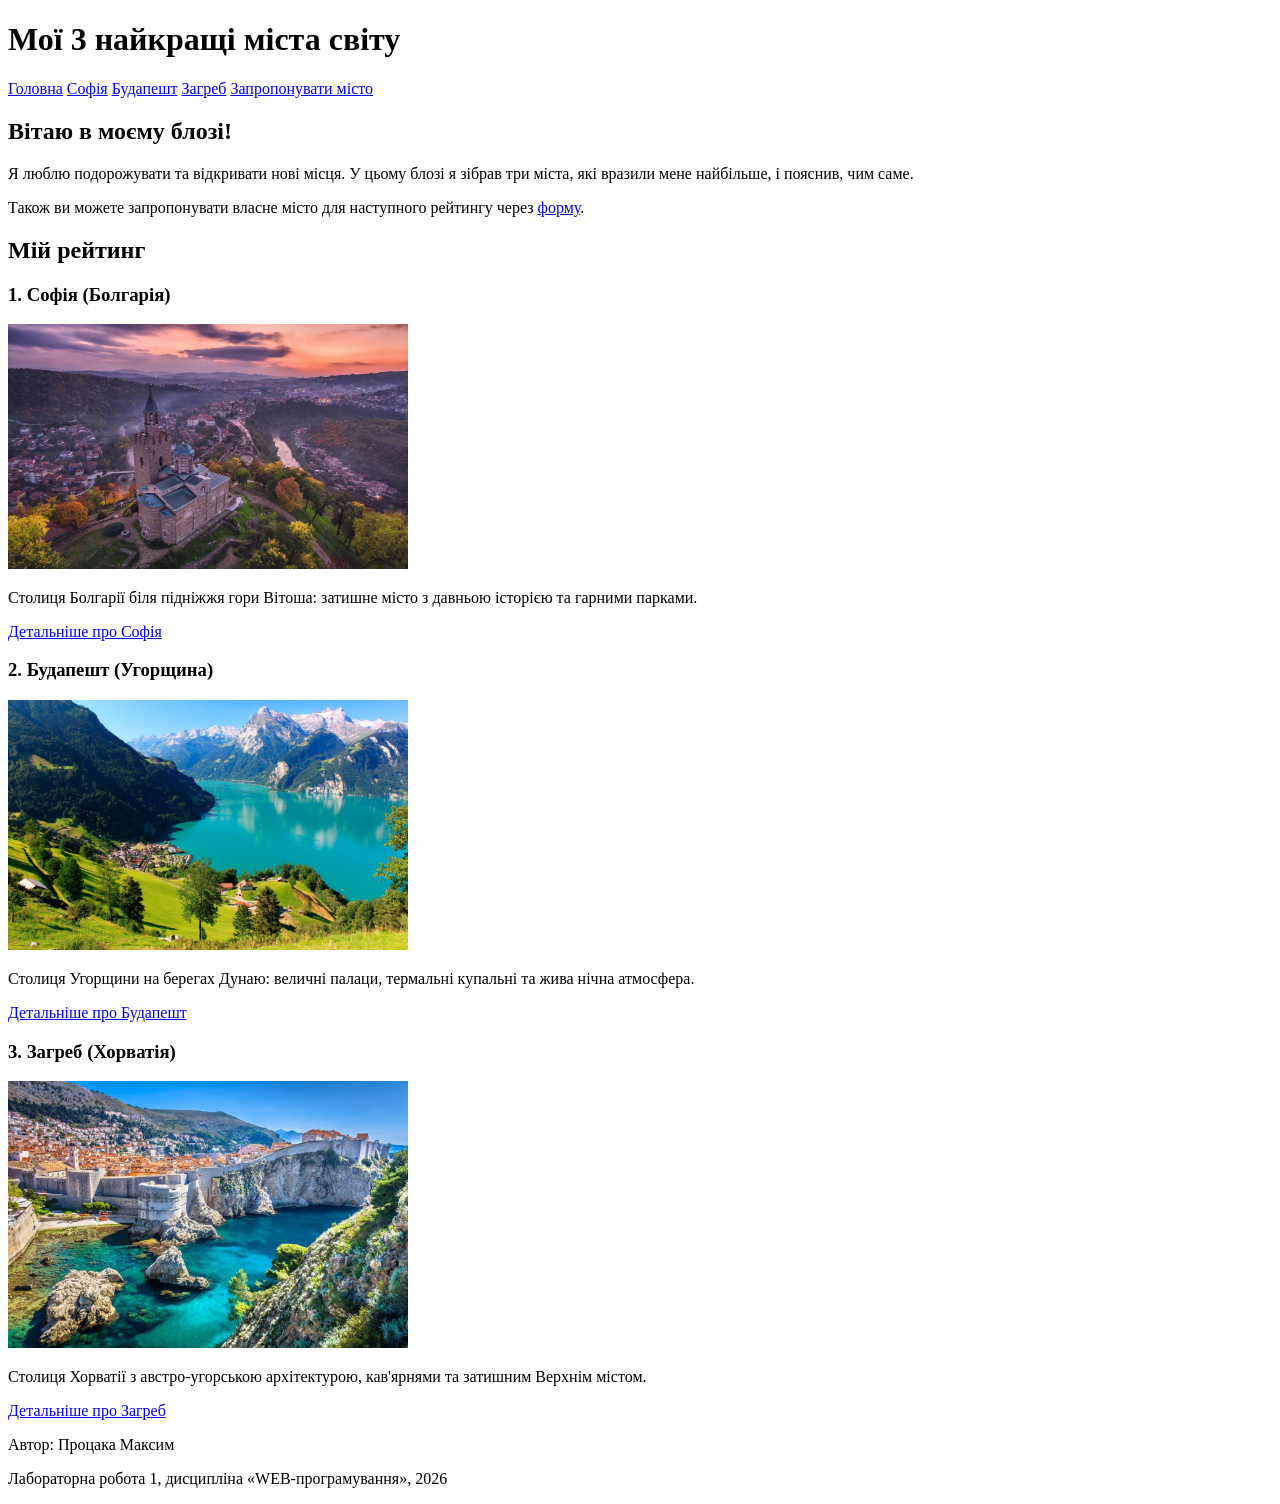
<file: index.html>
<!DOCTYPE html>
<html lang="uk">
<head>
  <meta charset="UTF-8">
  <meta name="viewport" content="width=device-width, initial-scale=1.0">
  <title>Мої 3 найкращі міста світу — Головна</title>
</head>
<body>
  <header>
    <h1>Мої 3 найкращі міста світу</h1>
    <nav>
      <a href="index.html">Головна</a>
      <a href="city-sofia.html">Софія</a>
      <a href="city-budapest.html">Будапешт</a>
      <a href="city-zagreb.html">Загреб</a>
      <a href="form.html">Запропонувати місто</a>
    </nav>
  </header>
  <main>
    <section>
      <h2>Вітаю в моєму блозі!</h2>
      <p>Я люблю подорожувати та відкривати нові місця. У цьому блозі я зібрав три міста, які вразили мене найбільше, і пояснив, чим саме.</p>
      <p>Також ви можете запропонувати власне місто для наступного рейтингу через <a href="form.html">форму</a>.</p>
    </section>
    <section>
      <h2>Мій рейтинг</h2>
    <section>
      <h3>1. Софія (Болгарія)</h3>
      <img src="images/city-sofia.jpg" alt="Вид згори на старовинну церкву й місто в долині серед осінніх лісів на заході сонця" width="400">
      <p>Столиця Болгарії біля підніжжя гори Вітоша: затишне місто з давньою історією та гарними парками.</p>
      <p><a href="city-sofia.html">Детальніше про Софія</a></p>
    </section>
    <section>
      <h3>2. Будапешт (Угорщина)</h3>
      <img src="images/city-budapest.jpg" alt="Бірюзове гірське озеро, оточене зеленими схилами та засніженими вершинами" width="400">
      <p>Столиця Угорщини на берегах Дунаю: величні палаци, термальні купальні та жива нічна атмосфера.</p>
      <p><a href="city-budapest.html">Детальніше про Будапешт</a></p>
    </section>
    <section>
      <h3>3. Загреб (Хорватія)</h3>
      <img src="images/city-zagreb.jpg" alt="Кам'яні мури старого міста з червоними дахами на узбережжі Адріатичного моря" width="400">
      <p>Столиця Хорватії з австро-угорською архітектурою, кав'ярнями та затишним Верхнім містом.</p>
      <p><a href="city-zagreb.html">Детальніше про Загреб</a></p>
    </section>
    </section>
  </main>
  <footer>
    <p>Автор: Процака Максим</p>
    <p>Лабораторна робота 1, дисципліна «WEB-програмування», 2026</p>
  </footer>
</body>
</html>
</file>
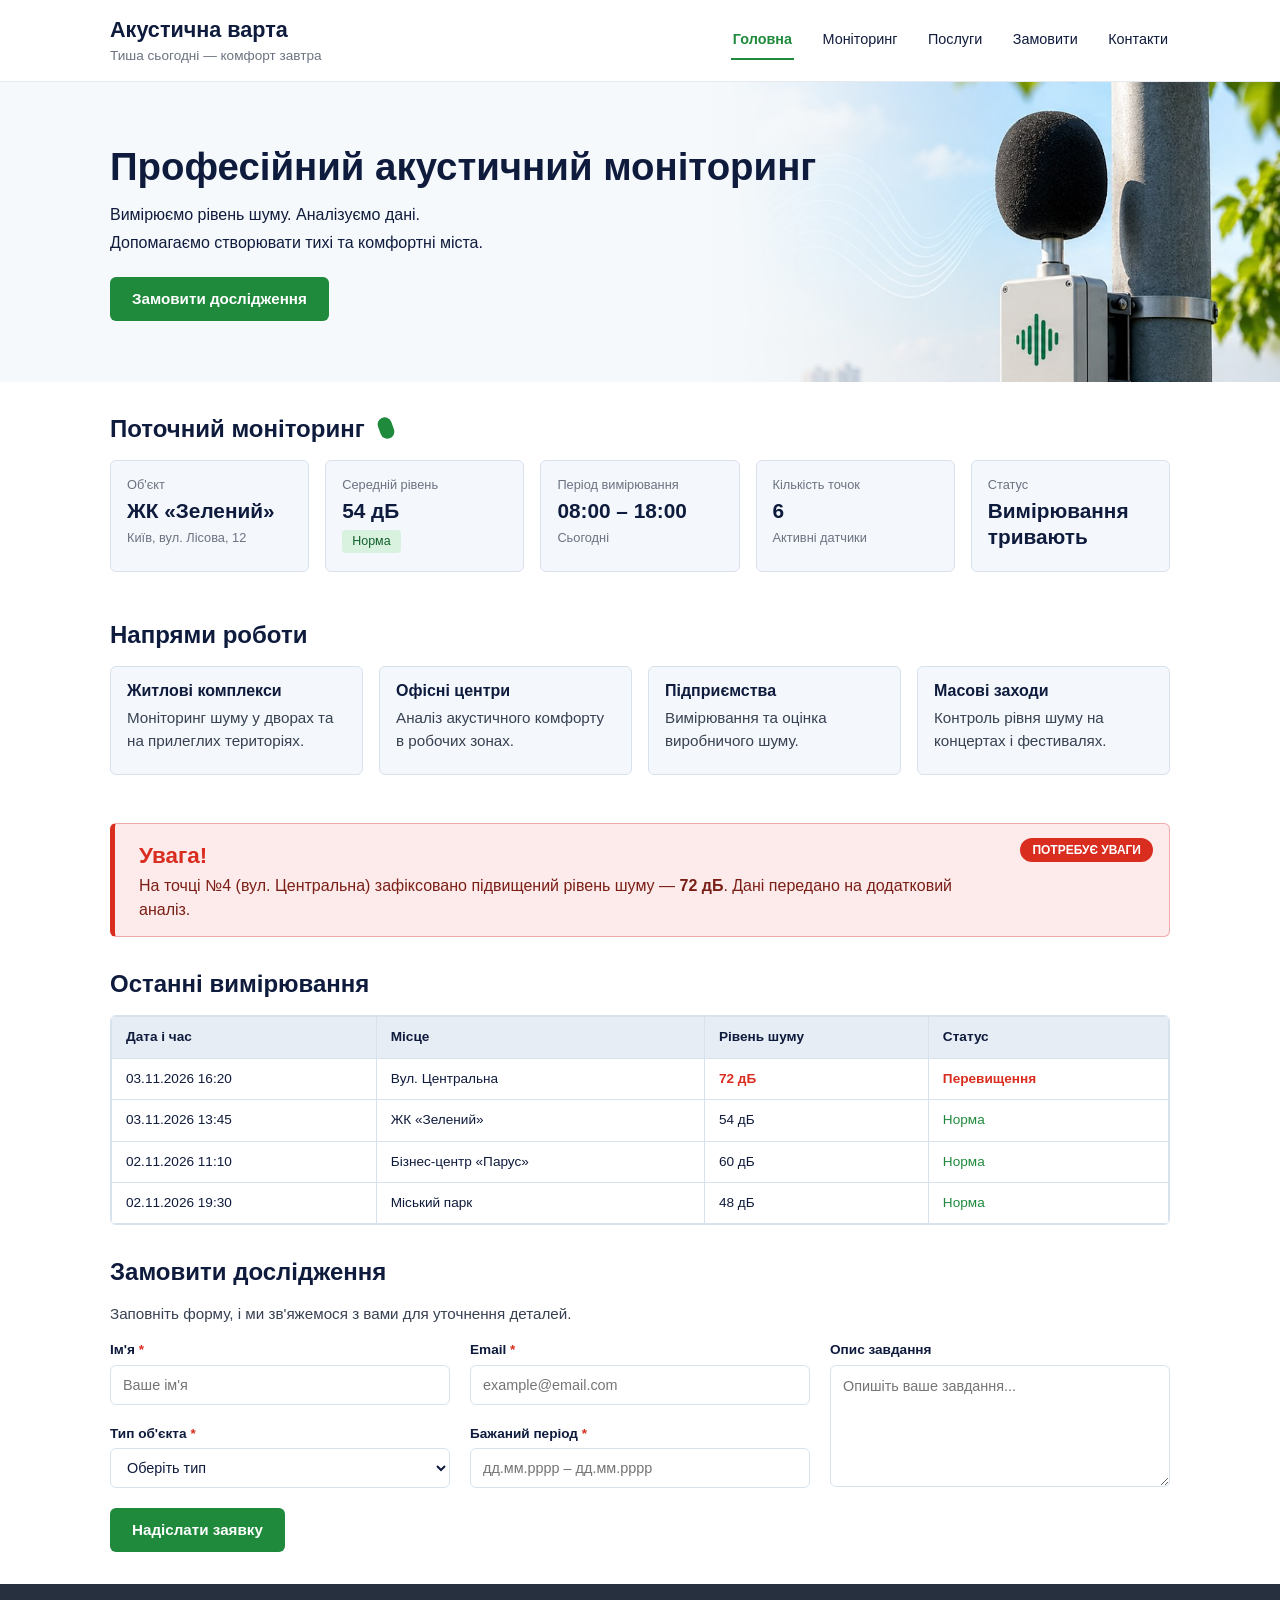
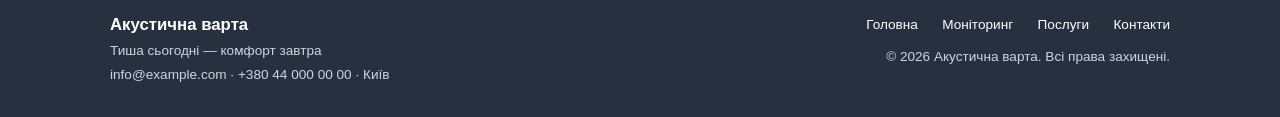
<file: lab-2/index.html>
<!DOCTYPE html>
<html lang="uk">
<head>
  <meta charset="UTF-8">
  <meta name="viewport" content="width=device-width, initial-scale=1.0">
  <title>Акустична варта — професійний акустичний моніторинг</title>
  <link rel="stylesheet" href="css/style.css">
</head>
<body>

  <header class="site-header">
    <div class="brand">
      <p class="brand-name">Акустична варта</p>
      <p class="brand-slogan">Тиша сьогодні — комфорт завтра</p>
    </div>
    <nav>
      <a class="nav-link nav-link--active" href="#intro">Головна</a>
      <a class="nav-link" href="#monitoring">Моніторинг</a>
      <a class="nav-link" href="#services">Послуги</a>
      <a class="nav-link" href="#order">Замовити</a>
      <a class="nav-link" href="#contacts">Контакти</a>
    </nav>
  </header>

  <main>

    <section id="intro" class="hero">
      <h1>Професійний акустичний моніторинг</h1>
      <p>Вимірюємо рівень шуму. Аналізуємо дані.</p>
      <p>Допомагаємо створювати тихі та комфортні міста.</p>
      <a class="button" href="#order">Замовити дослідження</a>
    </section>

    <section id="monitoring">
      <h2>Поточний моніторинг <span class="sensor-decor" aria-hidden="true"></span></h2>
      <div class="card-row">
        <div class="card card--metric">
          <span class="card-label">Об'єкт</span>
          <span class="card-value">ЖК «Зелений»</span>
          <span class="card-note">Київ, вул. Лісова, 12</span>
        </div>
        <div class="card card--metric">
          <span class="card-label">Середній рівень</span>
          <span class="card-value">54 дБ</span>
          <span class="badge badge--ok">Норма</span>
        </div>
        <div class="card card--metric">
          <span class="card-label">Період вимірювання</span>
          <span class="card-value">08:00 – 18:00</span>
          <span class="card-note">Сьогодні</span>
        </div>
        <div class="card card--metric">
          <span class="card-label">Кількість точок</span>
          <span class="card-value">6</span>
          <span class="card-note">Активні датчики</span>
        </div>
        <div class="card card--metric">
          <span class="card-label">Статус</span>
          <span class="card-value">Вимірювання тривають</span>
        </div>
      </div>
    </section>

    <section id="services">
      <h2>Напрями роботи</h2>
      <div class="card-row">
        <article class="card">
          <h3>Житлові комплекси</h3>
          <p>Моніторинг шуму у дворах та на прилеглих територіях.</p>
        </article>
        <article class="card">
          <h3>Офісні центри</h3>
          <p>Аналіз акустичного комфорту в робочих зонах.</p>
        </article>
        <article class="card">
          <h3>Підприємства</h3>
          <p>Вимірювання та оцінка виробничого шуму.</p>
        </article>
        <article class="card">
          <h3>Масові заходи</h3>
          <p>Контроль рівня шуму на концертах і фестивалях.</p>
        </article>
      </div>
    </section>

    <aside id="alert" class="warning">
      <span class="status-badge">Потребує уваги</span>
      <h2>Увага!</h2>
      <p id="alert-text" class="alert-text">На точці №4 (вул. Центральна) зафіксовано підвищений рівень шуму — <strong>72 дБ</strong>. Дані передано на додатковий аналіз.</p>
    </aside>

    <section id="measurements">
      <h2>Останні вимірювання</h2>
      <div class="table-wrap">
        <table>
          <thead>
            <tr>
              <th scope="col">Дата і час</th>
              <th scope="col">Місце</th>
              <th scope="col">Рівень шуму</th>
              <th scope="col">Статус</th>
            </tr>
          </thead>
          <tbody>
            <tr>
              <td>03.11.2026 16:20</td>
              <td>Вул. Центральна</td>
              <td class="status-bad">72 дБ</td>
              <td class="status-bad">Перевищення</td>
            </tr>
            <tr>
              <td>03.11.2026 13:45</td>
              <td>ЖК «Зелений»</td>
              <td>54 дБ</td>
              <td class="status-ok">Норма</td>
            </tr>
            <tr>
              <td>02.11.2026 11:10</td>
              <td>Бізнес-центр «Парус»</td>
              <td>60 дБ</td>
              <td class="status-ok">Норма</td>
            </tr>
            <tr>
              <td>02.11.2026 19:30</td>
              <td>Міський парк</td>
              <td>48 дБ</td>
              <td class="status-ok">Норма</td>
            </tr>
          </tbody>
        </table>
      </div>
    </section>

    <section id="order">
      <h2>Замовити дослідження</h2>
      <p class="section-lead">Заповніть форму, і ми зв'яжемося з вами для уточнення деталей.</p>
      <form class="order-form" action="#order" method="get">
        <div class="field">
          <label for="name">Ім'я <span class="required">*</span></label>
          <input type="text" id="name" name="name" placeholder="Ваше ім'я" required>
        </div>
        <div class="field">
          <label for="email">Email <span class="required">*</span></label>
          <input type="email" id="email" name="email" placeholder="example@email.com" required>
        </div>
        <div class="field field--wide">
          <label for="description">Опис завдання</label>
          <textarea id="description" name="description" placeholder="Опишіть ваше завдання..."></textarea>
        </div>
        <div class="field">
          <label for="object-type">Тип об'єкта <span class="required">*</span></label>
          <select id="object-type" name="object_type" required>
            <option value="">Оберіть тип</option>
            <option value="residential">Житловий комплекс</option>
            <option value="office">Офісний центр</option>
            <option value="factory">Підприємство</option>
            <option value="event">Масовий захід</option>
            <option value="public">Міський простір</option>
          </select>
        </div>
        <div class="field">
          <label for="period">Бажаний період <span class="required">*</span></label>
          <input type="text" id="period" name="period" placeholder="дд.мм.рррр – дд.мм.рррр" required>
        </div>
        <button class="button" type="submit">Надіслати заявку</button>
      </form>
    </section>

  </main>

  <footer id="contacts" class="site-footer">
    <div class="footer-info">
      <p class="footer-name">Акустична варта</p>
      <p>Тиша сьогодні — комфорт завтра</p>
      <p>info@example.com · +380 44 000 00 00 · Київ</p>
    </div>
    <div class="footer-links">
      <nav>
        <a href="#intro">Головна</a>
        <a href="#monitoring">Моніторинг</a>
        <a href="#services">Послуги</a>
        <a href="#contacts">Контакти</a>
      </nav>
      <p>© 2026 Акустична варта. Всі права захищені.</p>
    </div>
  </footer>

</body>
</html>
</file>
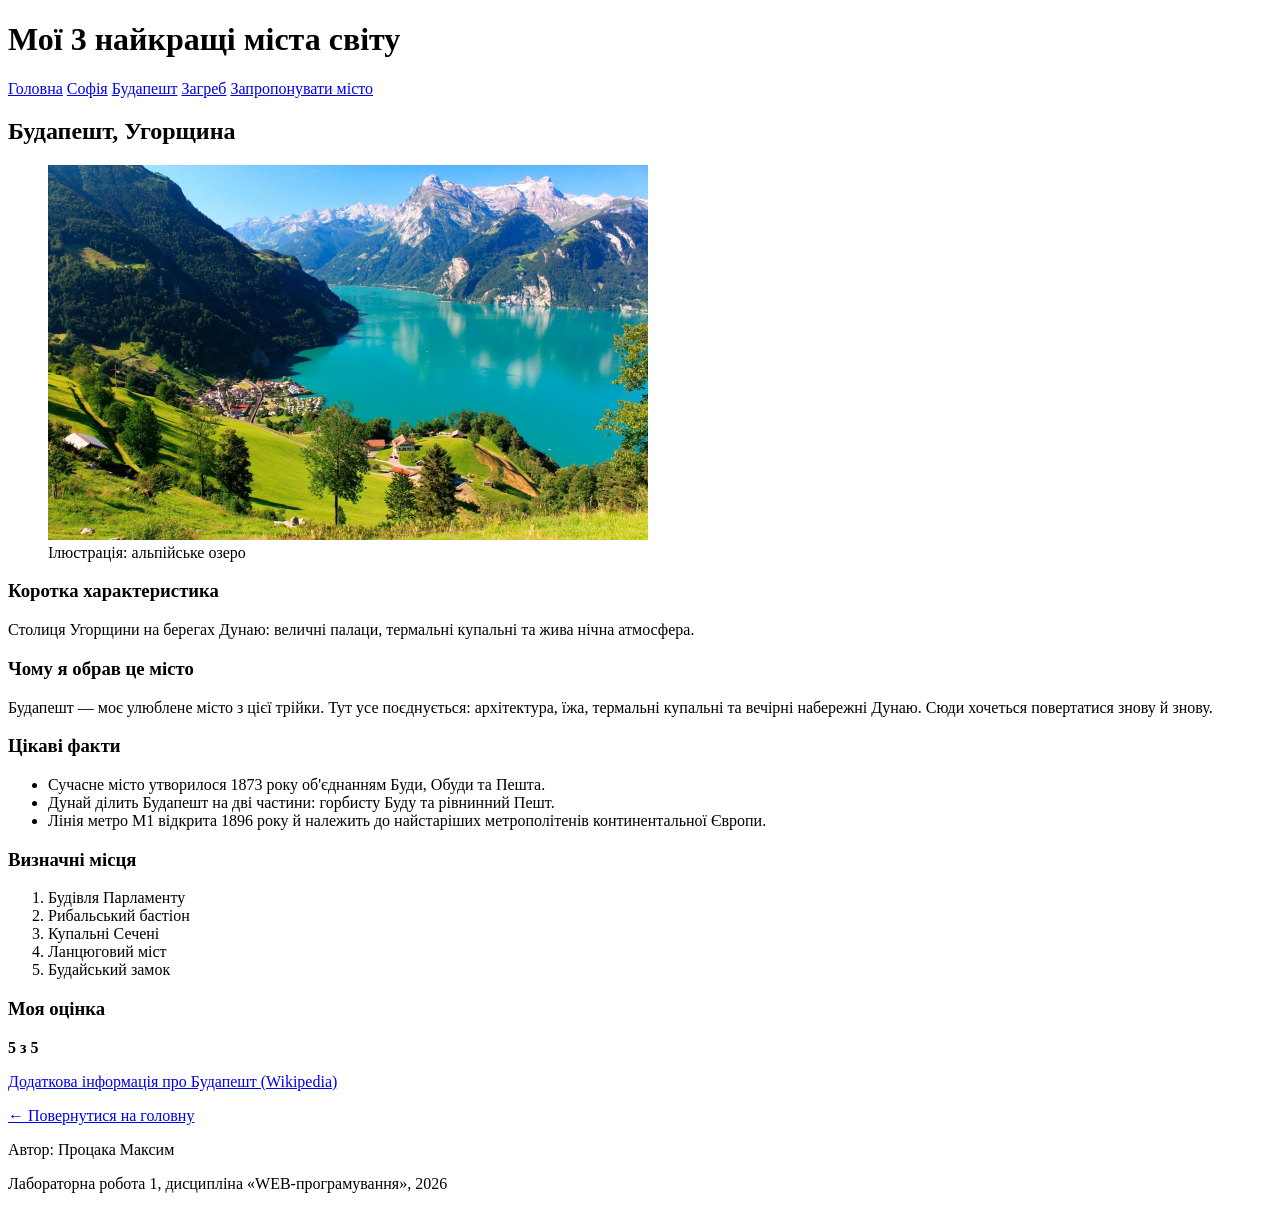
<file: city-budapest.html>
<!DOCTYPE html>
<html lang="uk">
<head>
  <meta charset="UTF-8">
  <meta name="viewport" content="width=device-width, initial-scale=1.0">
  <title>Будапешт — Мої 3 найкращі міста світу</title>
</head>
<body>
  <header>
    <h1>Мої 3 найкращі міста світу</h1>
    <nav>
      <a href="index.html">Головна</a>
      <a href="city-sofia.html">Софія</a>
      <a href="city-budapest.html">Будапешт</a>
      <a href="city-zagreb.html">Загреб</a>
      <a href="form.html">Запропонувати місто</a>
    </nav>
  </header>
  <main>
    <article>
      <h2>Будапешт, Угорщина</h2>
      <figure>
        <img src="images/city-budapest.jpg" alt="Бірюзове гірське озеро, оточене зеленими схилами та засніженими вершинами" width="600">
        <figcaption>Ілюстрація: альпійське озеро</figcaption>
      </figure>
      <section>
        <h3>Коротка характеристика</h3>
        <p>Столиця Угорщини на берегах Дунаю: величні палаци, термальні купальні та жива нічна атмосфера.</p>
      </section>
      <section>
        <h3>Чому я обрав це місто</h3>
        <p>Будапешт — моє улюблене місто з цієї трійки. Тут усе поєднується: архітектура, їжа, термальні купальні та вечірні набережні Дунаю. Сюди хочеться повертатися знову й знову.</p>
      </section>
      <section>
        <h3>Цікаві факти</h3>
        <ul>
        <li>Сучасне місто утворилося 1873 року об'єднанням Буди, Обуди та Пешта.</li>
        <li>Дунай ділить Будапешт на дві частини: горбисту Буду та рівнинний Пешт.</li>
        <li>Лінія метро M1 відкрита 1896 року й належить до найстаріших метрополітенів континентальної Європи.</li>
        </ul>
      </section>
      <section>
        <h3>Визначні місця</h3>
        <ol>
        <li>Будівля Парламенту</li>
        <li>Рибальський бастіон</li>
        <li>Купальні Сечені</li>
        <li>Ланцюговий міст</li>
        <li>Будайський замок</li>
        </ol>
      </section>
      <section>
        <h3>Моя оцінка</h3>
        <p><strong>5 з 5</strong></p>
      </section>
      <p><a href="https://en.wikipedia.org/wiki/Budapest" target="_blank" rel="noopener noreferrer">Додаткова інформація про Будапешт (Wikipedia)</a></p>
      <p><a href="index.html">← Повернутися на головну</a></p>
    </article>
  </main>
  <footer>
    <p>Автор: Процака Максим</p>
    <p>Лабораторна робота 1, дисципліна «WEB-програмування», 2026</p>
  </footer>
</body>
</html>
</file>
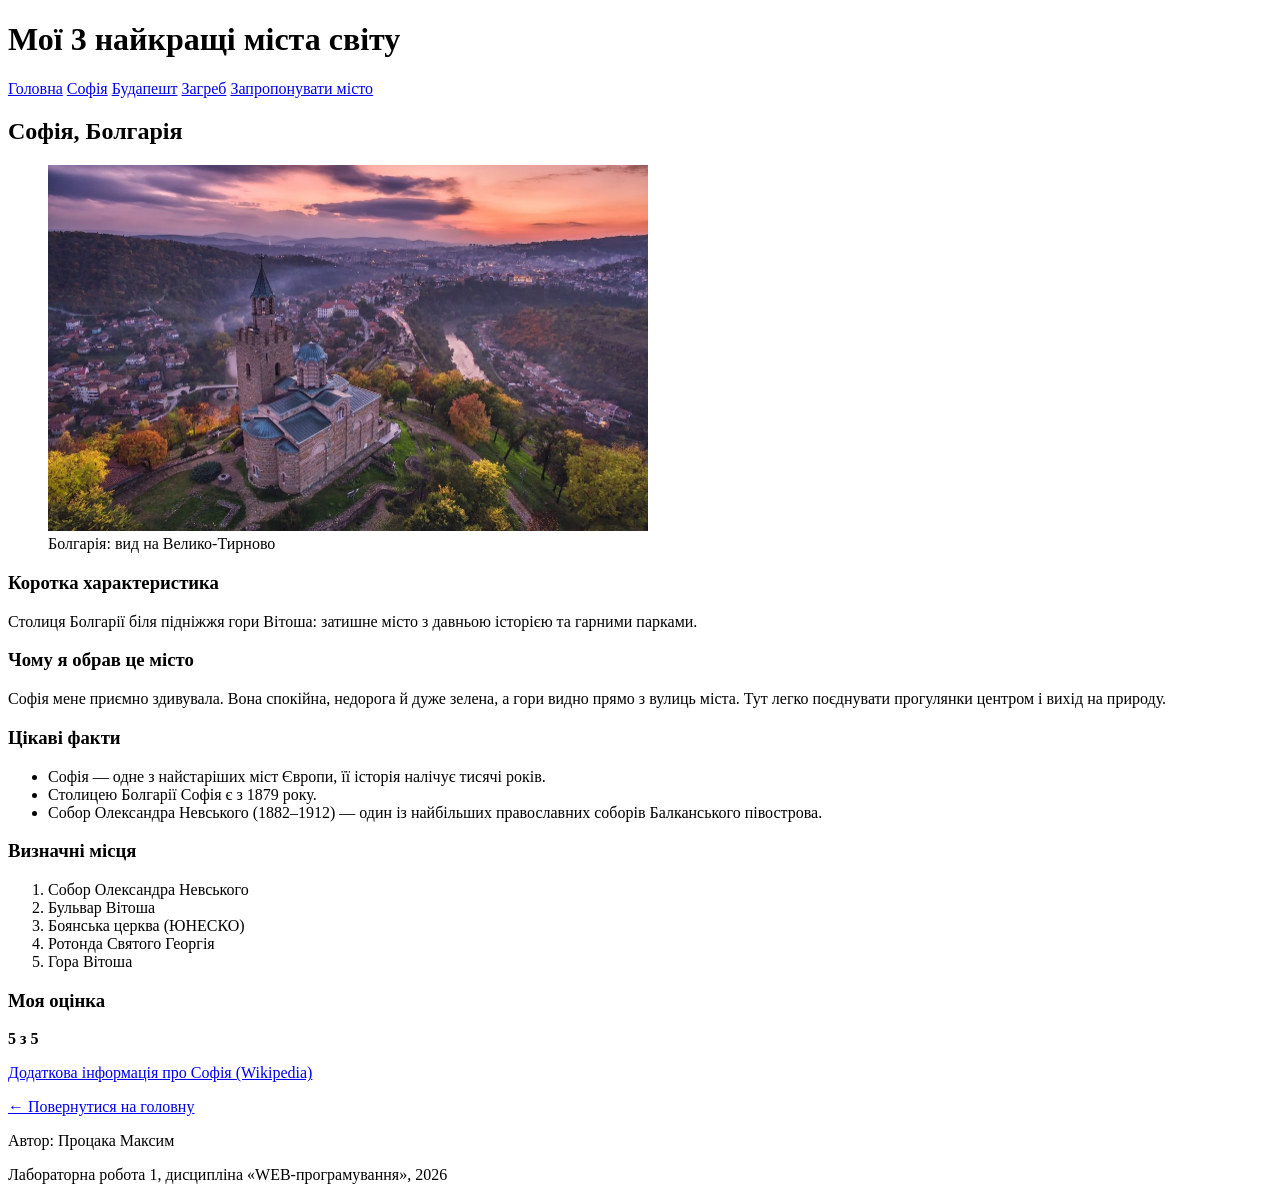
<file: city-sofia.html>
<!DOCTYPE html>
<html lang="uk">
<head>
  <meta charset="UTF-8">
  <meta name="viewport" content="width=device-width, initial-scale=1.0">
  <title>Софія — Мої 3 найкращі міста світу</title>
</head>
<body>
  <header>
    <h1>Мої 3 найкращі міста світу</h1>
    <nav>
      <a href="index.html">Головна</a>
      <a href="city-sofia.html">Софія</a>
      <a href="city-budapest.html">Будапешт</a>
      <a href="city-zagreb.html">Загреб</a>
      <a href="form.html">Запропонувати місто</a>
    </nav>
  </header>
  <main>
    <article>
      <h2>Софія, Болгарія</h2>
      <figure>
        <img src="images/city-sofia.jpg" alt="Вид згори на старовинну церкву й місто в долині серед осінніх лісів на заході сонця" width="600">
        <figcaption>Болгарія: вид на Велико-Тирново</figcaption>
      </figure>
      <section>
        <h3>Коротка характеристика</h3>
        <p>Столиця Болгарії біля підніжжя гори Вітоша: затишне місто з давньою історією та гарними парками.</p>
      </section>
      <section>
        <h3>Чому я обрав це місто</h3>
        <p>Софія мене приємно здивувала. Вона спокійна, недорога й дуже зелена, а гори видно прямо з вулиць міста. Тут легко поєднувати прогулянки центром і вихід на природу.</p>
      </section>
      <section>
        <h3>Цікаві факти</h3>
        <ul>
        <li>Софія — одне з найстаріших міст Європи, її історія налічує тисячі років.</li>
        <li>Столицею Болгарії Софія є з 1879 року.</li>
        <li>Собор Олександра Невського (1882–1912) — один із найбільших православних соборів Балканського півострова.</li>
        </ul>
      </section>
      <section>
        <h3>Визначні місця</h3>
        <ol>
        <li>Собор Олександра Невського</li>
        <li>Бульвар Вітоша</li>
        <li>Боянська церква (ЮНЕСКО)</li>
        <li>Ротонда Святого Георгія</li>
        <li>Гора Вітоша</li>
        </ol>
      </section>
      <section>
        <h3>Моя оцінка</h3>
        <p><strong>5 з 5</strong></p>
      </section>
      <p><a href="https://en.wikipedia.org/wiki/Sofia" target="_blank" rel="noopener noreferrer">Додаткова інформація про Софія (Wikipedia)</a></p>
      <p><a href="index.html">← Повернутися на головну</a></p>
    </article>
  </main>
  <footer>
    <p>Автор: Процака Максим</p>
    <p>Лабораторна робота 1, дисципліна «WEB-програмування», 2026</p>
  </footer>
</body>
</html>
</file>
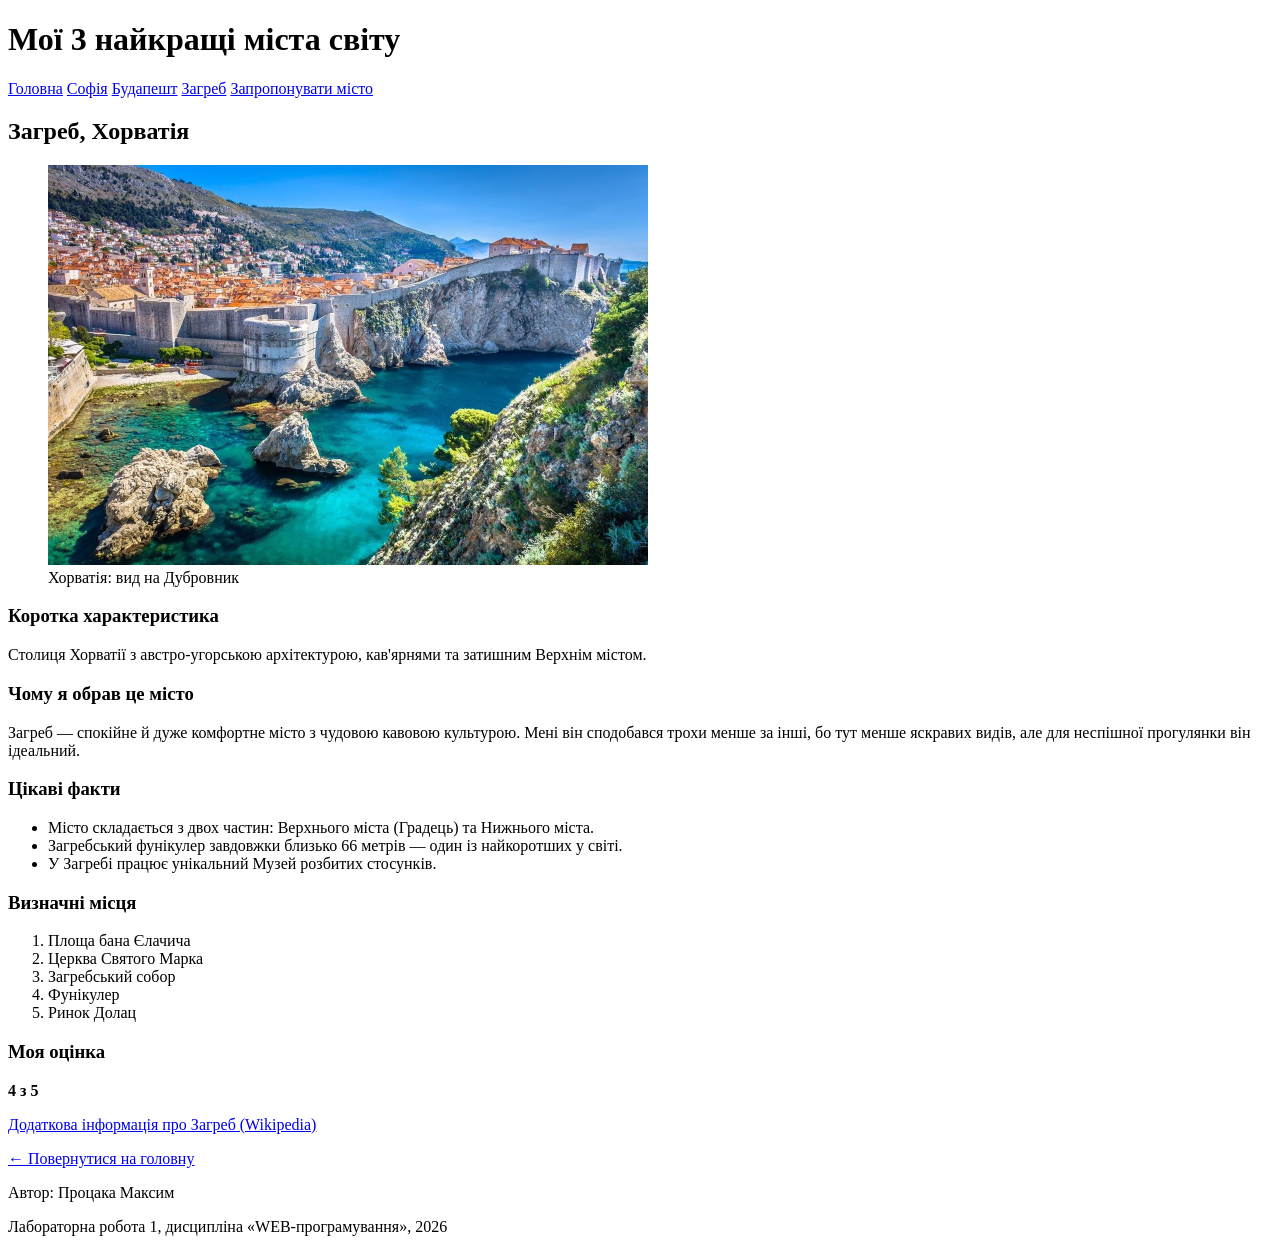
<file: city-zagreb.html>
<!DOCTYPE html>
<html lang="uk">
<head>
  <meta charset="UTF-8">
  <meta name="viewport" content="width=device-width, initial-scale=1.0">
  <title>Загреб — Мої 3 найкращі міста світу</title>
</head>
<body>
  <header>
    <h1>Мої 3 найкращі міста світу</h1>
    <nav>
      <a href="index.html">Головна</a>
      <a href="city-sofia.html">Софія</a>
      <a href="city-budapest.html">Будапешт</a>
      <a href="city-zagreb.html">Загреб</a>
      <a href="form.html">Запропонувати місто</a>
    </nav>
  </header>
  <main>
    <article>
      <h2>Загреб, Хорватія</h2>
      <figure>
        <img src="images/city-zagreb.jpg" alt="Кам'яні мури старого міста з червоними дахами на узбережжі Адріатичного моря" width="600">
        <figcaption>Хорватія: вид на Дубровник</figcaption>
      </figure>
      <section>
        <h3>Коротка характеристика</h3>
        <p>Столиця Хорватії з австро-угорською архітектурою, кав'ярнями та затишним Верхнім містом.</p>
      </section>
      <section>
        <h3>Чому я обрав це місто</h3>
        <p>Загреб — спокійне й дуже комфортне місто з чудовою кавовою культурою. Мені він сподобався трохи менше за інші, бо тут менше яскравих видів, але для неспішної прогулянки він ідеальний.</p>
      </section>
      <section>
        <h3>Цікаві факти</h3>
        <ul>
        <li>Місто складається з двох частин: Верхнього міста (Градець) та Нижнього міста.</li>
        <li>Загребський фунікулер завдовжки близько 66 метрів — один із найкоротших у світі.</li>
        <li>У Загребі працює унікальний Музей розбитих стосунків.</li>
        </ul>
      </section>
      <section>
        <h3>Визначні місця</h3>
        <ol>
        <li>Площа бана Єлачича</li>
        <li>Церква Святого Марка</li>
        <li>Загребський собор</li>
        <li>Фунікулер</li>
        <li>Ринок Долац</li>
        </ol>
      </section>
      <section>
        <h3>Моя оцінка</h3>
        <p><strong>4 з 5</strong></p>
      </section>
      <p><a href="https://en.wikipedia.org/wiki/Zagreb" target="_blank" rel="noopener noreferrer">Додаткова інформація про Загреб (Wikipedia)</a></p>
      <p><a href="index.html">← Повернутися на головну</a></p>
    </article>
  </main>
  <footer>
    <p>Автор: Процака Максим</p>
    <p>Лабораторна робота 1, дисципліна «WEB-програмування», 2026</p>
  </footer>
</body>
</html>
</file>
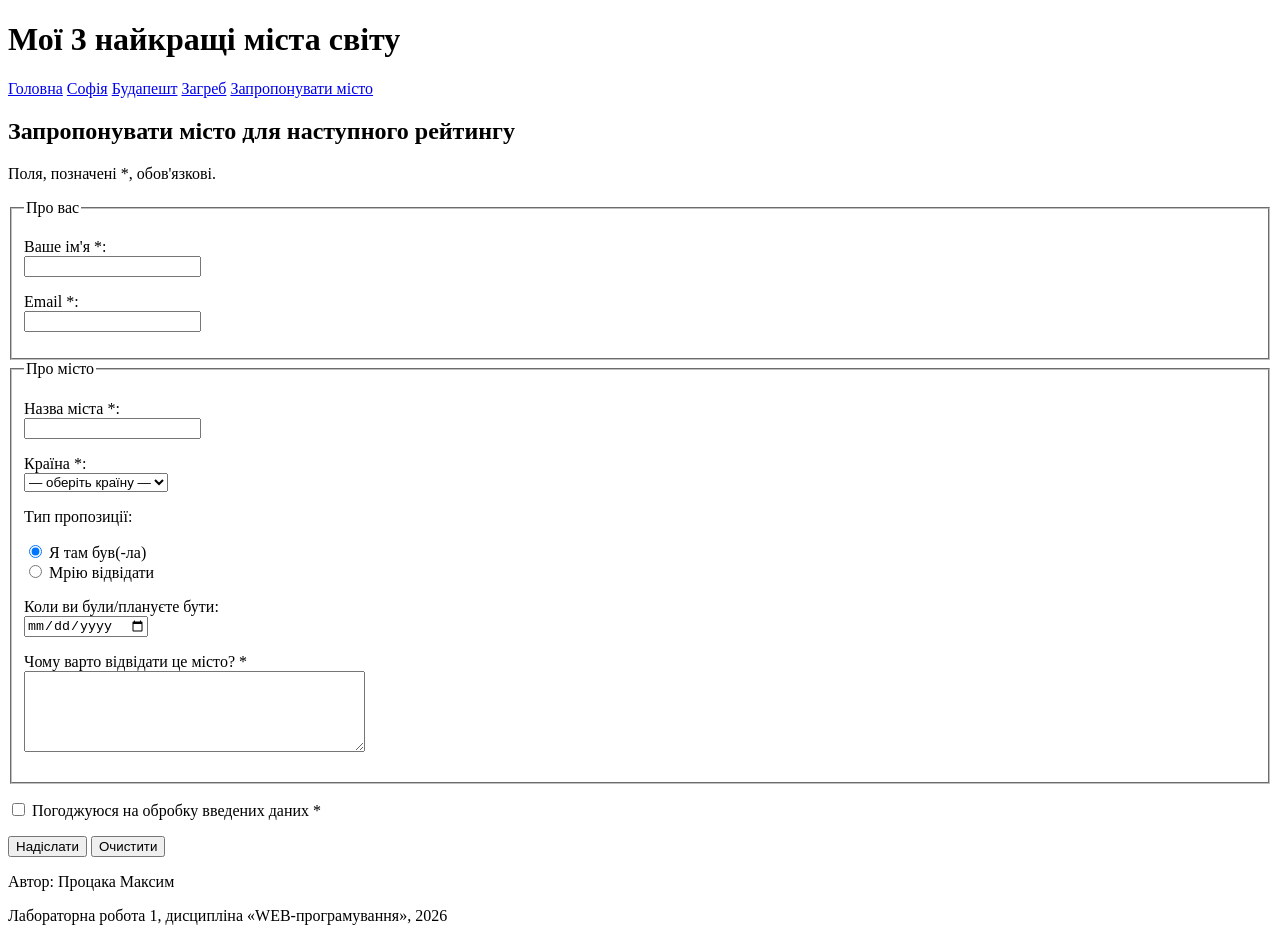
<file: form.html>
<!DOCTYPE html>
<html lang="uk">
<head>
  <meta charset="UTF-8">
  <meta name="viewport" content="width=device-width, initial-scale=1.0">
  <title>Запропонувати місто — Мої 3 найкращі міста світу</title>
</head>
<body>
  <header>
    <h1>Мої 3 найкращі міста світу</h1>
    <nav>
      <a href="index.html">Головна</a>
      <a href="city-sofia.html">Софія</a>
      <a href="city-budapest.html">Будапешт</a>
      <a href="city-zagreb.html">Загреб</a>
      <a href="form.html">Запропонувати місто</a>
    </nav>
  </header>
  <main>
    <h2>Запропонувати місто для наступного рейтингу</h2>
    <p>Поля, позначені *, обов'язкові.</p>
    <form action="form.html" method="get">
      <fieldset>
        <legend>Про вас</legend>
        <p>
          <label for="name">Ваше ім'я *:</label><br>
          <input type="text" id="name" name="name" required>
        </p>
        <p>
          <label for="email">Email *:</label><br>
          <input type="email" id="email" name="email" required>
        </p>
      </fieldset>

      <fieldset>
        <legend>Про місто</legend>
        <p>
          <label for="city">Назва міста *:</label><br>
          <input type="text" id="city" name="city" required>
        </p>
        <p>
          <label for="country">Країна *:</label><br>
          <select id="country" name="country" required>
            <option value="">— оберіть країну —</option>
            <option value="ua">Україна</option>
            <option value="pl">Польща</option>
            <option value="it">Італія</option>
            <option value="es">Іспанія</option>
            <option value="us">США</option>
            <option value="other">Інша</option>
          </select>
        </p>
        <p>Тип пропозиції:</p>
        <p>
          <input type="radio" id="type-visited" name="type" value="visited" checked>
          <label for="type-visited">Я там був(-ла)</label><br>
          <input type="radio" id="type-dream" name="type" value="dream">
          <label for="type-dream">Мрію відвідати</label>
        </p>
        <p>
          <label for="visit-date">Коли ви були/плануєте бути:</label><br>
          <input type="date" id="visit-date" name="visit_date">
        </p>
        <p>
          <label for="reason">Чому варто відвідати це місто? *</label><br>
          <textarea id="reason" name="reason" rows="5" cols="40" required></textarea>
        </p>
      </fieldset>

      <p>
        <input type="checkbox" id="agree" name="agree" required>
        <label for="agree">Погоджуюся на обробку введених даних *</label>
      </p>
      <button type="submit">Надіслати</button>
      <button type="reset">Очистити</button>
    </form>
  </main>
  <footer>
    <p>Автор: Процака Максим</p>
    <p>Лабораторна робота 1, дисципліна «WEB-програмування», 2026</p>
  </footer>
</body>
</html>
</file>
<file: lab-2/css/style.css>
/* ==========================================================
   Акустична варта — Лабораторна робота №2
   ========================================================== */

/* ---------- 1. СЕЛЕКТОРИ: універсальний ---------- */
* {
  margin: 0;
  padding: 0;
  box-sizing: border-box;
}

:root {
  --green: #1f8a3c;
  --green-dark: #12602b;
  --navy: #0f1b3d;
  --text: #374151;
  --muted: #6b7280;
  --border: #d8e2ec;
  --card-bg: #f4f8fc;
  --red: #d92d20;
  --page-pad: max(20px, calc((100% - 1060px) / 2));
}

/* ---------- 2. СЕЛЕКТОРИ: елементів ---------- */
body {
  font-family: "Segoe UI", Roboto, Arial, sans-serif;
  font-size: 16px;
  line-height: 1.5;
  color: var(--navy);
  background-color: #fff;
}

/* групування селекторів: однакове оформлення заголовків */
h1, h2, h3 {
  color: var(--navy);
  font-weight: 700;
  line-height: 1.25;
}

h1 { font-size: 2.4rem; margin-bottom: 12px; }
h2 { font-size: 1.5rem; margin-bottom: 16px; }
h3 { font-size: 1rem;   margin-bottom: 6px; }

/* Звичайний абзац (специфічність 0,0,1). Цей колір перебивається в блоці конфлікту нижче. */
p {
  color: var(--text);
  font-size: 0.95rem;
  margin-bottom: 8px;
}

/* атрибут: усі внутрішні посилання на якорі */
a[href^="#"] {
  text-decoration: none;
}

/* ---------- 3. Header і навігація (display: inline-block) ---------- */
.site-header {
  display: flex;
  flex-wrap: wrap;
  justify-content: space-between;
  align-items: center;
  gap: 12px;
  padding: 14px var(--page-pad);
  background-color: #fff;
  border-bottom: 1px solid #e5eaf0;
}

.brand-name {
  color: var(--navy);
  font-size: 1.35rem;
  font-weight: 700;
  margin-bottom: 0;
}

.brand-slogan {
  color: var(--muted);
  font-size: 0.85rem;
  margin-bottom: 0;
}

.nav-link {
  display: inline-block;
  margin-left: 22px;
  padding: 8px 2px;
  color: var(--navy);
  font-size: 0.9rem;
  border-bottom: 2px solid transparent;
  transition: color 0.2s ease, border-color 0.2s ease;
}

.nav-link:hover {
  color: var(--green);
  border-bottom-color: var(--green);
}

.nav-link--active {
  color: var(--green);
  font-weight: 600;
  border-bottom-color: var(--green);
}

/* ---------- 4. Секції: загальний каркас ---------- */
main > section {
  max-width: 1100px;
  margin: 0 auto 32px;
  padding: 0 20px;
}

/* .hero (0,1,0) сильніший за "main > section" (0,0,2), тому перебиває його правила */
.hero {
  display: flex;
  flex-direction: column;
  align-items: flex-start;
  justify-content: center;
  min-height: 300px;
  max-width: none;
  margin: 0 0 32px;
  padding: 40px var(--page-pad);
  background-color: #f6f9fb;
  background-image: url("../images/hero.jpg");   /* лівий край фото вже плавно переходить у колір фону */
  background-repeat: no-repeat;
  background-position: right 30%;
  background-size: auto 135%;
}

.hero p {
  max-width: 460px;
  color: var(--navy);
  font-size: 1rem;
  margin-bottom: 4px;
}

.hero .button {
  margin-top: 18px;
}

/* ---------- 5. Кнопка: height, transition, hover ---------- */
.button {
  display: inline-block;
  height: 44px;
  padding: 0 22px;
  line-height: 44px;
  color: #fff;
  font-size: 0.95rem;
  font-weight: 600;
  background-color: var(--green);
  border: 0;
  border-radius: 6px;
  cursor: pointer;
  transition: background-color 0.25s ease, transform 0.25s ease;
}

.button:hover {
  background-color: var(--green-dark);
  transform: translateY(-2px);
}

/* ---------- 6. Картки: Box Model + inline-block ---------- */
/* контейнер з font-size: 0 прибирає пробіли між inline-block елементами */
.card-row {
  margin: 0 -8px;
  font-size: 0;
}

.card {
  display: inline-block;
  vertical-align: top;
  box-sizing: border-box;           /* width враховує padding і border */
  width: calc(25% - 16px);
  margin: 0 8px 16px;
  padding: 14px 16px;
  font-size: 1rem;
  background-color: var(--card-bg);
  border: 1px solid var(--border);
  border-radius: 6px;
  transition: transform 0.25s ease, box-shadow 0.25s ease, border-color 0.25s ease;
}

.card:hover {
  transform: translateY(-3px);
  border-color: #b9c9da;
  box-shadow: 0 6px 16px rgba(15, 27, 61, 0.12);
}

/* картка вимірювання: п'ять у ряд, мінімальна висота */
.card--metric {
  width: calc(20% - 16px);
  min-height: 112px;
}

.card-label,
.card-note {
  display: block;
  color: var(--muted);
  font-size: 0.8rem;
}

.card-value {
  display: block;
  margin: 4px 0;
  color: var(--navy);
  font-size: 1.3rem;
  font-weight: 700;
  line-height: 1.25;
}

.badge {
  display: inline-block;
  padding: 2px 10px;
  font-size: 0.78rem;
  border-radius: 4px;
}

.badge--ok {
  color: var(--green-dark);
  background-color: #d9f2e0;
}

/* ---------- 7. Transform: декоративний датчик ---------- */
.sensor-decor {
  display: inline-block;
  width: 14px;
  height: 22px;
  margin-left: 8px;
  vertical-align: middle;
  background-color: var(--green);
  border-radius: 7px;
  transform: translateY(-2px) rotate(-20deg) scale(1);
  transition: transform 0.3s ease;
}

.sensor-decor:hover {
  transform: translateY(-2px) rotate(0deg) scale(1.35);
}

/* ---------- 8. Попередження: position relative / absolute ---------- */
.warning {
  position: relative;
  width: calc(100% - 40px);
  max-width: 1060px;
  margin: 0 auto 32px;
  padding: 18px 170px 14px 24px;
  background-color: #fdeaea;
  border: 1px solid #f1aaaa;
  border-left: 5px solid var(--red);
  border-radius: 6px;
}

.warning h2 {
  margin-bottom: 4px;
  color: var(--red);
  font-size: 1.4rem;
}

.status-badge {
  position: absolute;
  top: 14px;
  right: 16px;
  padding: 3px 12px;
  color: #fff;
  font-size: 0.75rem;
  font-weight: 700;
  text-transform: uppercase;
  background-color: var(--red);
  border-radius: 12px;
}

/* ---------- 9. КАСКАД І SPECIFICITY: навмисний конфлікт ----------
   Три правила змагаються за color одного й того самого <p id="alert-text" class="alert-text">:
     p            (0,0,1) — з розділу 2, колір перекреслений у DevTools
     .alert-text  (0,1,0) — клас, стоїть у файлі ПІЗНІШЕ за id-правило
     #alert-text  (1,0,0) — id, стоїть РАНІШЕ
   Переможе #alert-text: специфічність важливіша за порядок у файлі. */
#alert-text {
  color: #7a1f16;
}

.alert-text {
  color: #b42318;
  font-size: 1rem;
  margin-bottom: 0;
}

/* ---------- 10. Таблиця вимірювань ---------- */
.table-wrap {
  overflow-x: auto;
  border: 1px solid var(--border);
  border-radius: 6px;
}

table {
  width: 100%;
  border-collapse: collapse;
  font-size: 0.85rem;
}

th, td {
  padding: 10px 14px;
  text-align: left;
  border: 1px solid var(--border);
}

th {
  background-color: #e6edf4;
  font-weight: 600;
}

.status-ok  { color: var(--green); }
.status-bad { color: var(--red); font-weight: 600; }

/* ---------- 11. Форма ---------- */
.section-lead {
  margin-bottom: 14px;
}

.order-form {
  display: grid;
  grid-template-columns: repeat(3, 1fr);
  gap: 14px 20px;
  align-items: start;
}

.field--wide {
  grid-column: 3;
  grid-row: 1 / span 2;
}

label {
  display: block;
  margin-bottom: 4px;
  font-size: 0.85rem;
  font-weight: 600;
}

.required {
  color: var(--red);
}

input, select, textarea {
  width: 100%;
  color: var(--navy);
  font: inherit;
  font-size: 0.9rem;
  background-color: #fff;
  border: 1px solid var(--border);
  border-radius: 6px;
  transition: border-color 0.2s ease, box-shadow 0.2s ease;
}

/* селектор атрибута: однорядкові поля й select */
input[type="text"],
input[type="email"],
select {
  height: 40px;
  padding: 0 12px;
}

textarea {
  height: 122px;
  padding: 10px 12px;
  resize: vertical;
}

input:focus, select:focus, textarea:focus {
  outline: none;
  border-color: var(--green);
  box-shadow: 0 0 0 3px rgba(31, 138, 60, 0.18);
}

.order-form .button {
  grid-column: 1;
  justify-self: start;
}

/* ---------- 12. Footer ---------- */
.site-footer {
  display: flex;
  flex-wrap: wrap;
  justify-content: space-between;
  gap: 20px;
  padding: 28px var(--page-pad);
  background-color: #27303f;
}

.site-footer p {
  color: #cbd5e1;
  font-size: 0.85rem;
  margin-bottom: 4px;
}

.site-footer .footer-name {
  color: #fff;
  font-size: 1.05rem;
  font-weight: 700;
}

.footer-links {
  text-align: right;
}

.footer-links a {
  display: inline-block;
  margin-left: 20px;
  padding: 2px 0;
  color: #fff;
  font-size: 0.85rem;
}

.footer-links a:hover {
  text-decoration: underline;
}

.footer-links p {
  margin-top: 10px;
}

/* ---------- 13. Адаптивність ---------- */
@media (max-width: 900px) {
  .card,
  .card--metric {
    width: calc(50% - 16px);
  }
}

@media (max-width: 640px) {
  h1 { font-size: 1.8rem; }

  .nav-link:first-child { margin-left: 0; }

  .hero {
    background-image:
      linear-gradient(rgba(246, 249, 251, 0.9), rgba(246, 249, 251, 0.9)),
      url("../images/hero.jpg");
    background-position: left top, center;
    background-size: 100% 100%, cover;
  }

  .card,
  .card--metric {
    width: calc(100% - 16px);
  }

  .warning {
    padding: 48px 20px 16px;
  }

  .order-form {
    grid-template-columns: 1fr;
  }

  .field--wide {
    grid-column: 1;
    grid-row: auto;
  }

  .footer-links {
    text-align: left;
  }

  .footer-links a {
    margin: 0 16px 0 0;
  }
}
</file>
